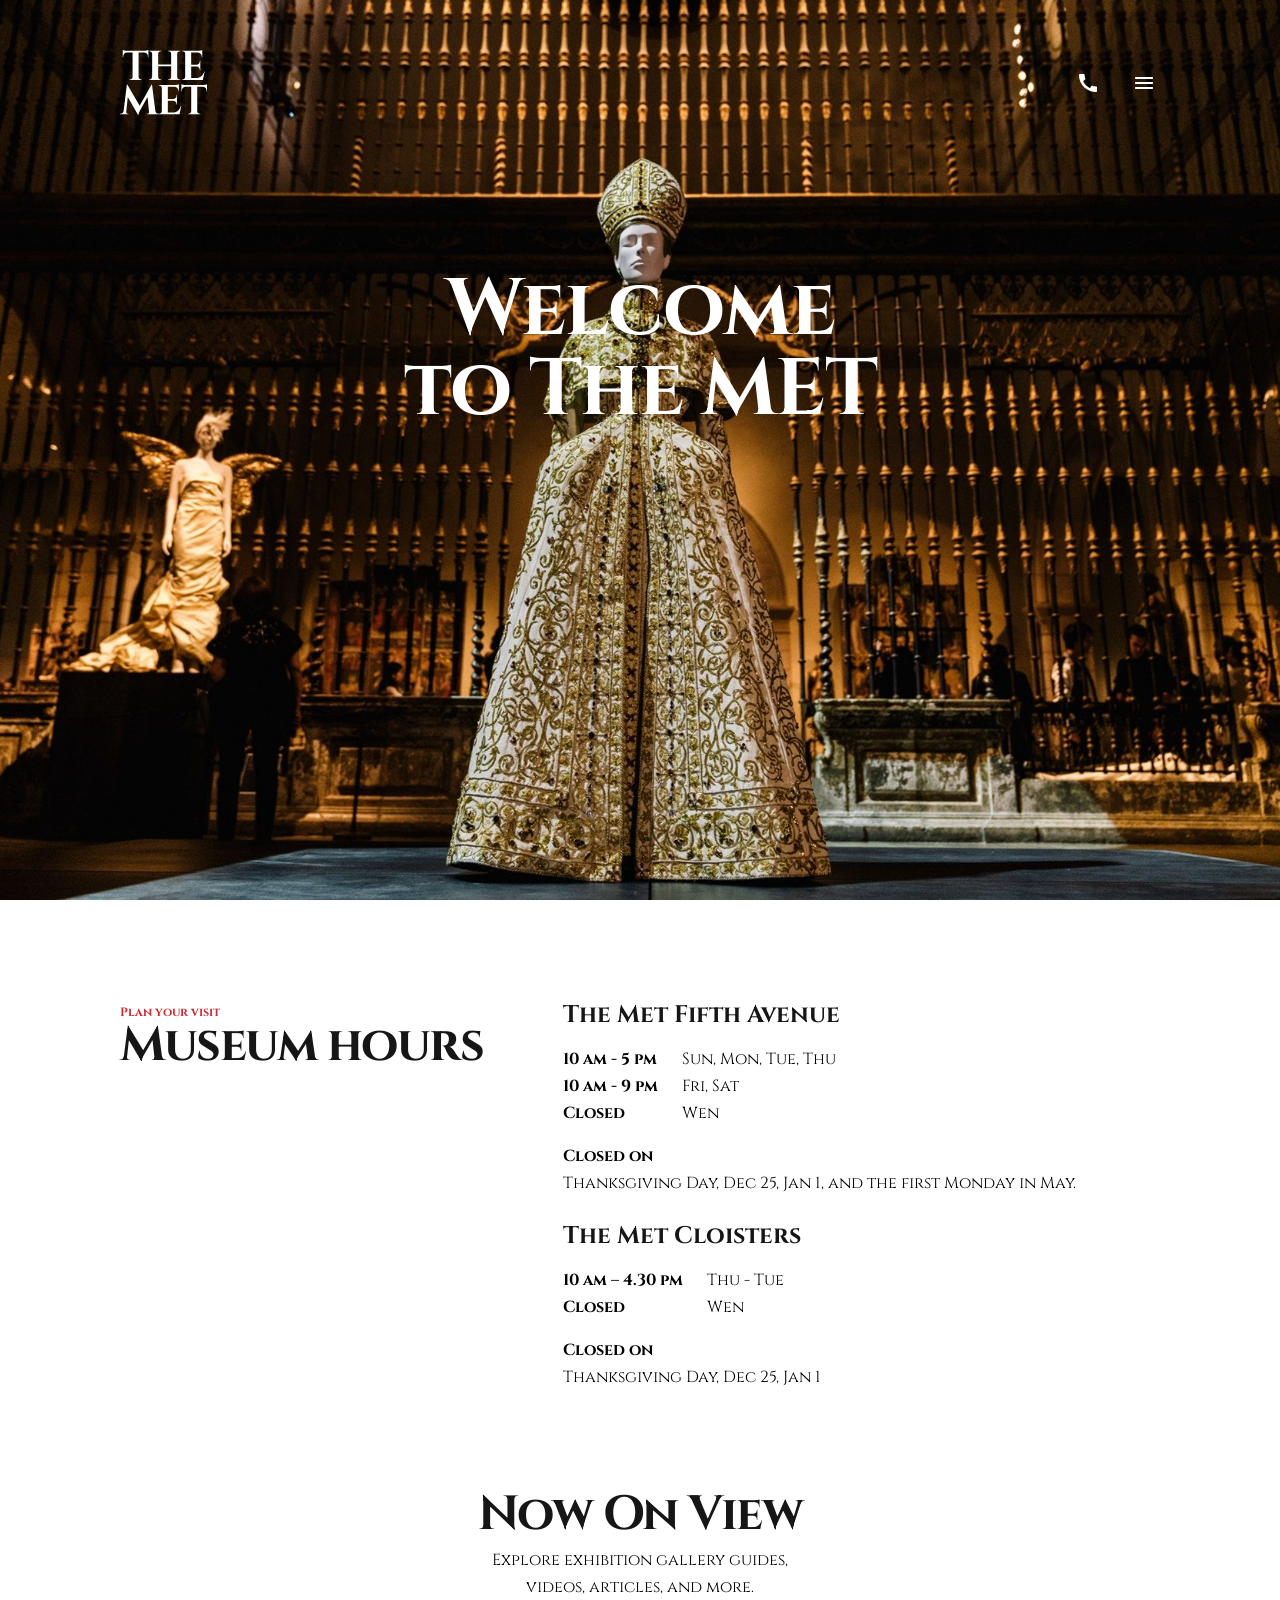
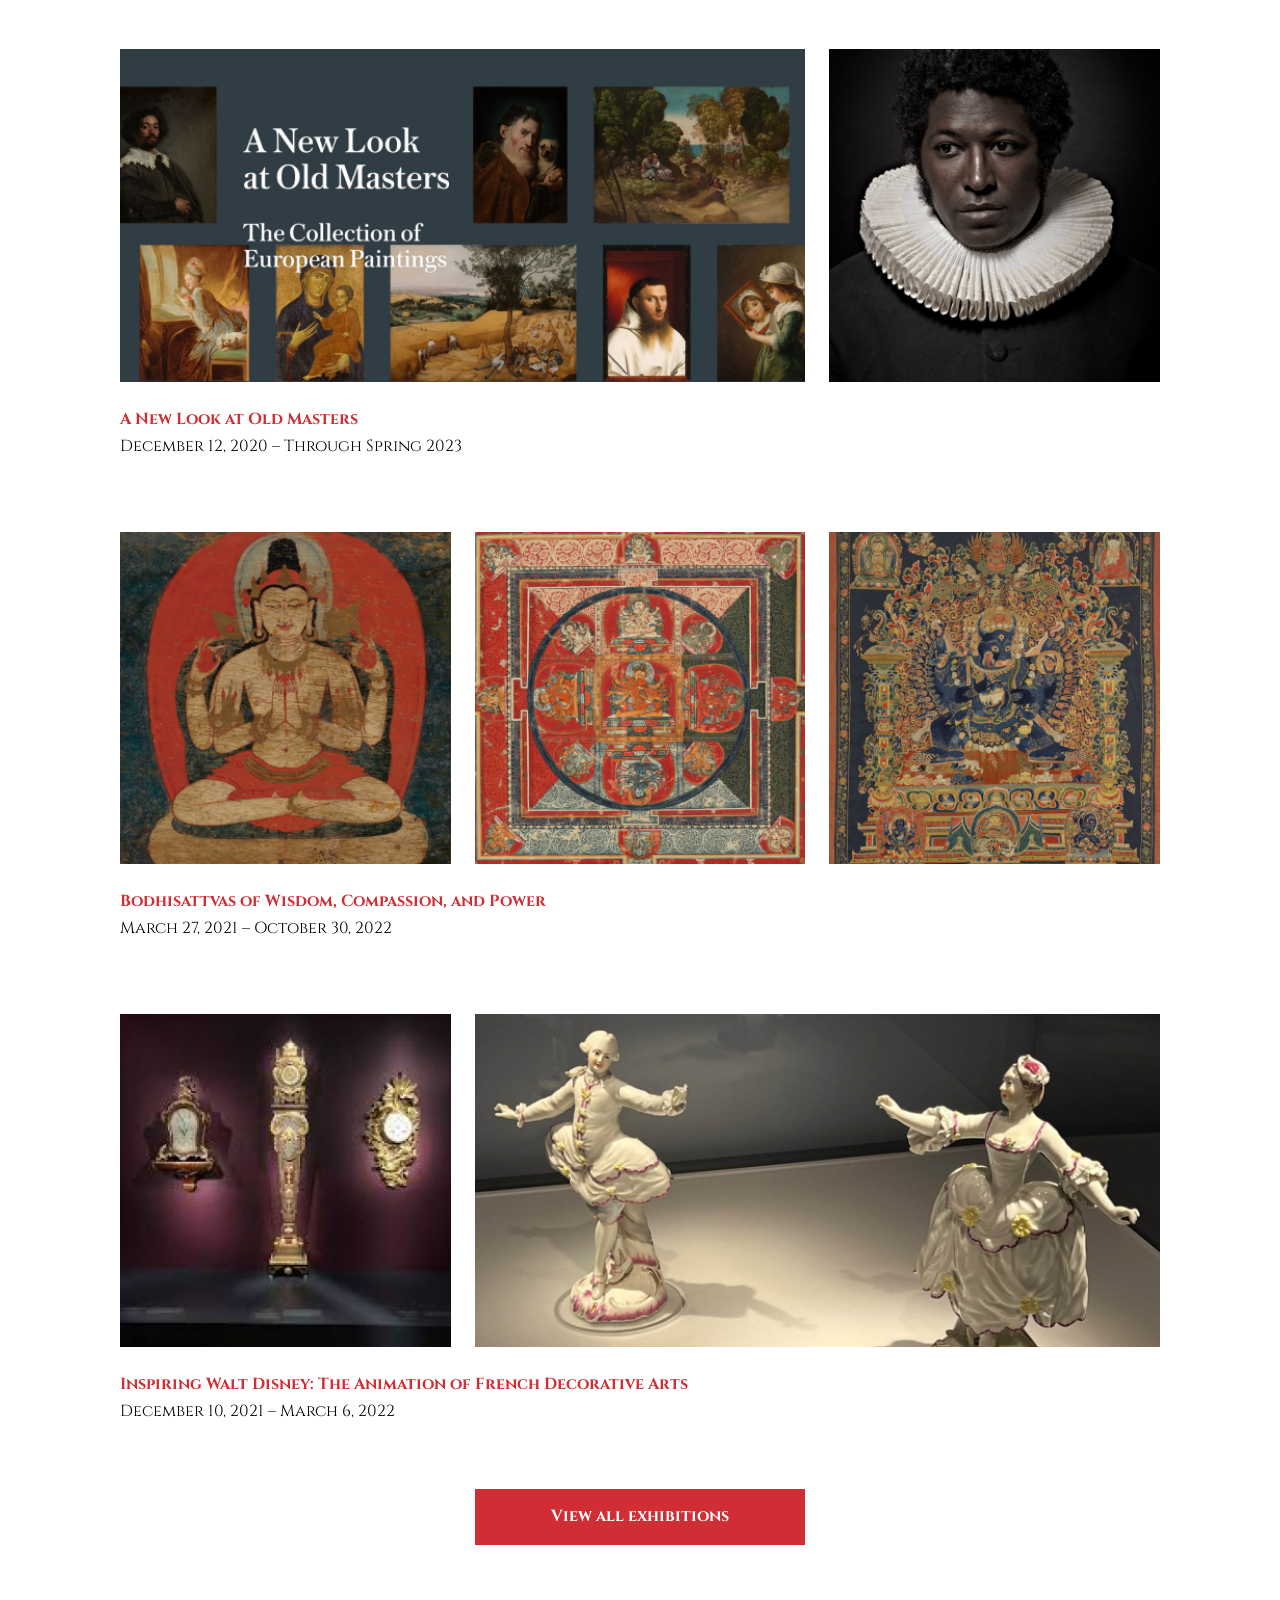
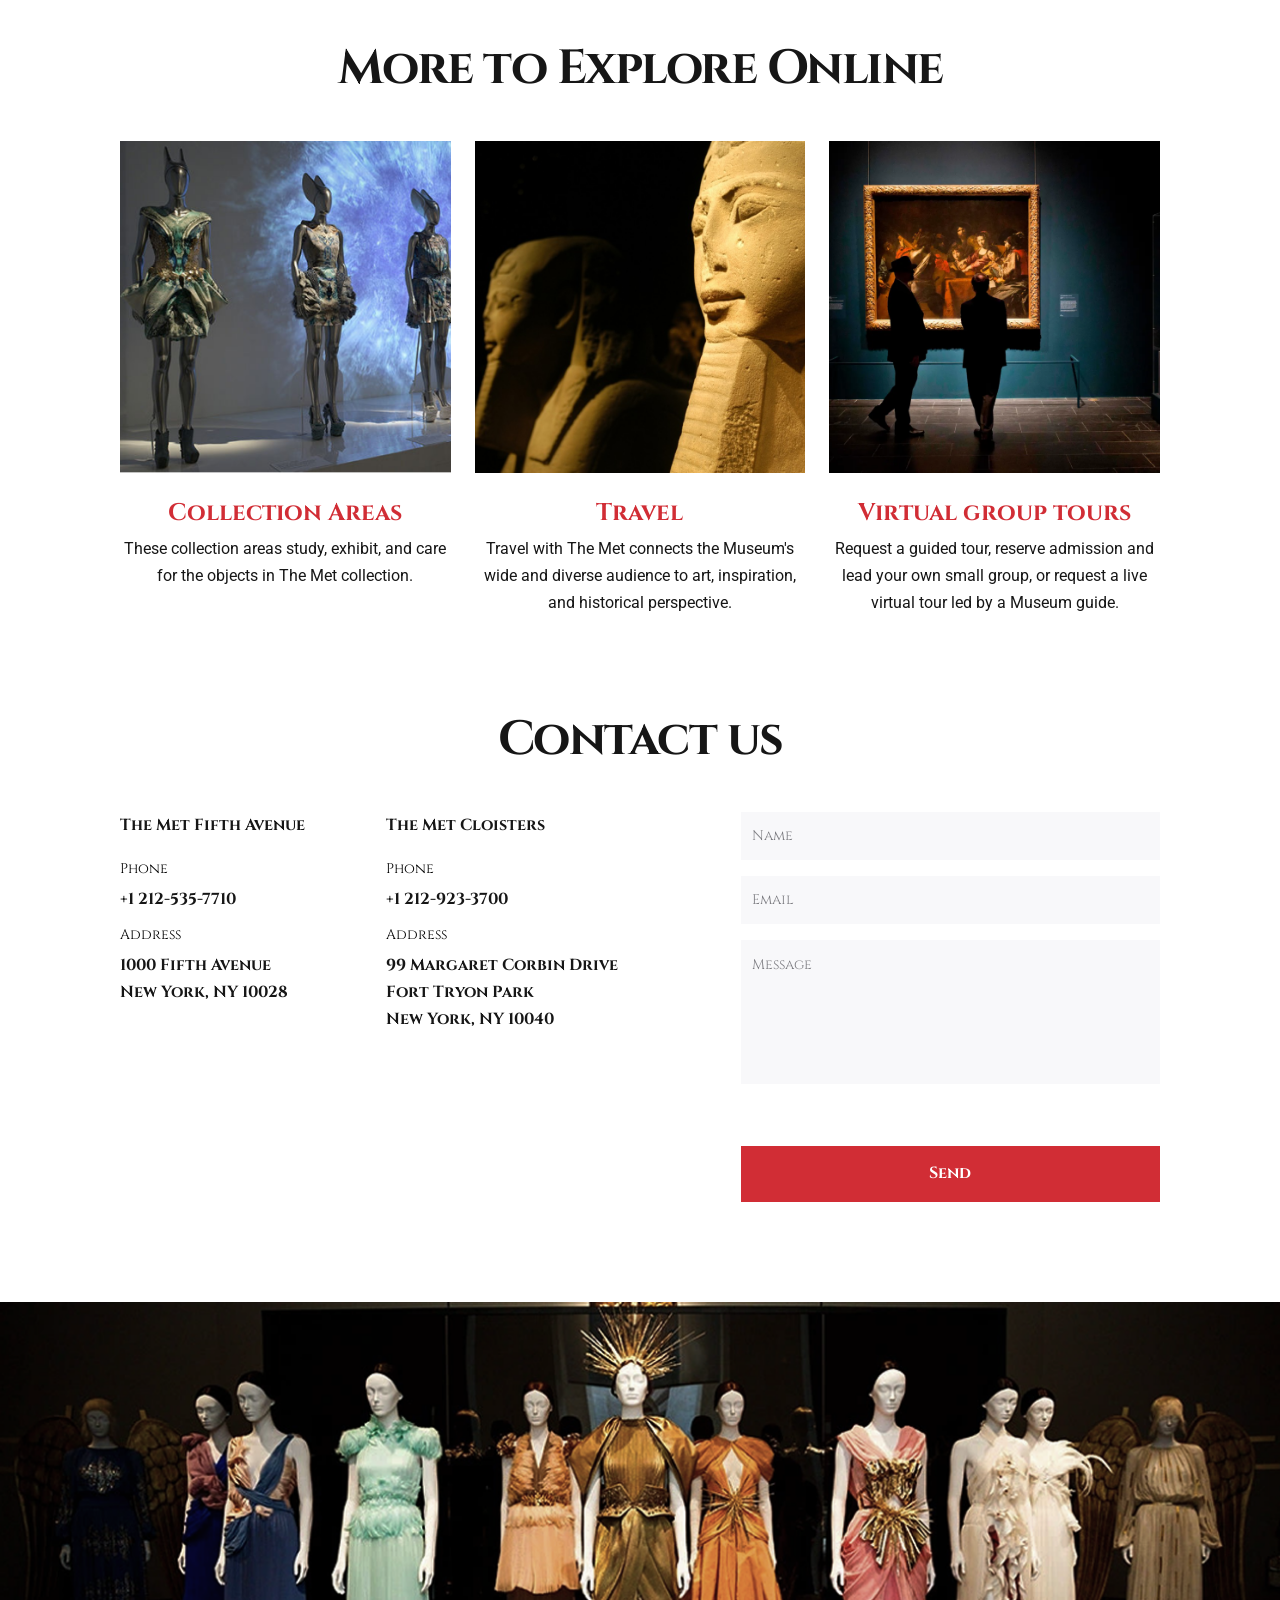
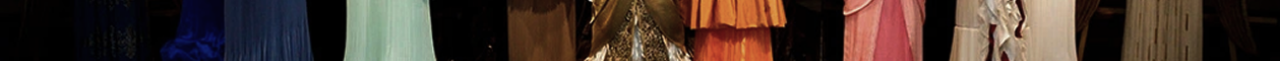
<file: index.html>
<!doctype html><html lang="en" class="page"><head><meta charset="utf-8"><meta name="viewport" content="width=device-width, initial-scale=1.0"><title>The Met</title><link rel="icon" type="image/svg" href="theMet___logo.5a4cd48a.svg"><link rel="stylesheet" href="index.ff05504a.css"><link rel="preconnect" href="https://fonts.googleapis.com"><link rel="preconnect" href="https://fonts.gstatic.com"><link href="https://fonts.googleapis.com/css2?family=Roboto:ital,wght@0,100..900;1,100..900&display=swap" rel="stylesheet"><script src="index.cabb280d.js" defer></script></head><link rel="preconnect" href="https://fonts.googleapis.com"><link rel="preconnect" href="https://fonts.gstatic.com"><link href="https://fonts.googleapis.com/css2?family=Cinzel:wght@400..900&display=swap" rel="stylesheet"><body class="page__body"> <header class="header"> <div class="header__top"> <a href="#" class="header__logo"> <img src="theMet___logo.5a4cd48a.svg" alt="The Met Logo" class="header__logo"> </a> <ul class="header__list"> <li class="header__list-item"> <div class="header__phone-wrapper"> <div class="header__phone-adress"> The Met Fifth Avenue </div> <a href="tel: +1 212-535-7710" class="header__phone-number"> +1 212-535-7710 </a> <div class="header__phone-adress"> The Met Cloisters </div> <a href="tel: +1 212-923-3700" class="header__phone-number"> +1 212-923-3700 </a> </div> <a href="tel: +1 212-535-7710" class="icon icon--phone"></a> </li> <li class="header__list-item"> <a href="#page__menu" class="icon icon--menu"></a> </li> </ul> </div> <div class="header__title">Welcome<br>to The MET</div> </header>   <aside class="is-menu menu page__menu" id="page__menu"> <div class="menu__top"> <a href="#" class="menu__logo"> <img src="theMet___logo.5a4cd48a.svg" alt="The Met Logo" class="menu__logo"> </a> <a href="#" class="icon icon--exit"></a> </div> <nav class="menu__nav"> <ul class="menu__list"> <li class="menu__list-item"> <a href="#" class="menu__list-link"> Home </a> </li> <li class="menu__list-item"> <a href="#about-us" class="menu__list-link"> About Us </a> </li> <li class="menu__list-item"> <a href="#now-on-view" class="menu__list-link"> Now on view </a> </li> <li class="menu__list-item"> <a href="#explore-online" class="menu__list-link"> Explore Online </a> </li> <li class="menu__list-item"> <a href="#contacts" class="menu__list-link"> Contacts </a> </li> <li class="menu__list-item"> <ul class="menu__phones"> <li class="menu__phones-item"> <a href="https://maps.app.goo.gl/XRgACcu5Ciwh5Np49" target="_blank">The Met Fifth Avenue</a> <br> <a href="tel:+1 212-535-7710" class="menu__phones-link"> +1 212-535-7710 </a> </li> <li class="menu__phones-item"> <a href="https://maps.app.goo.gl/UHKeAvTK96JKKaH16" target="_blank">The Met Cloisters</a> <br> <a href="tel:+1 212-923-3700" class="menu__phones-link"> +1 212-923-3700 </a> </li> </ul> </li> </ul> <a href="#" class="menu__order-button"> call to order </a> </nav> </aside>   <main class="page__main"> <section class="section" id="about-us"> <div class="section__about-us"> <div class="section__about-us-title"> <a href="#" class="section__title-red"> Plan your visit </a> <div class="section__title section__title--left">Museum hours</div> </div> <div class="section__about-us-wrapper"> <div class="section__subtitle"> The Met Fifth Avenue </div> <ul class="section__dates"> <li class="section__dates-bold"> 10 am - 5 pm<br>10 am - 9 pm<br>Closed </li> <li class="section__dates-normal"> Sun, Mon, Tue, Thu<br>Fri, Sat<br>Wen </li> </ul> <div class="section__closed"> <div class="section__closed-title"> Closed on </div> <div class="section__closed-text"> Thanksgiving Day, Dec 25, Jan 1, and the first Monday in May. </div> </div> <div class="section__subtitle"> The Met Cloisters </div> <ul class="section__dates"> <li class="section__dates-bold"> 10 am – 4.30 pm<br>Closed </li> <li class="section__dates-normal"> Thu - Tue<br>Wen </li> </ul> <div class="section__closed"> <div class="section__closed-title"> Closed on </div> <div class="section__closed-text"> Thanksgiving Day, Dec 25, Jan 1 </div> </div> </div> </div> </section>   <section class="section" id="now-on-view"> <div class="section__now-on-view"> <div class="section__title"> Now On View </div> <div class="section__subtext"> Explore exhibition gallery guides,<br>videos, articles, and more. </div> </div> <div class="now-on-view"> <ul class="now-on-view__list"> <li class="now-on-view__pictures-1"> <div class="now-on-view__big-img now-on-view__image-wrapper"> <img src="now-on-view-1.d11af47e.png" alt="now on view picture" class="now-on-view__img scaled-picture-1"> </div> <div class="now-on-view__image-wrapper now-on-view__small-img"> <img src="now-on-view-2.f102eb85.png" alt="now on view picture" class="now-on-view__img"> </div> </li> <li class="now-on-view__text"> <div class="now-on-view__title"> A New Look at Old Masters </div> <div class="now-on-view__subtitle"> December 12, 2020 – Through Spring 2023 </div> </li> </ul> <ul class="now-on-view__list"> <li class="now-on-view__pictures-2"> <div class="now-on-view__image-wrapper now-on-view__medium-img"> <img src="now-on-view-3.01ffa8d7.png" alt="now on view picture" class="now-on-view__img"> </div> <div class="now-on-view__image-wrapper now-on-view__medium-img"> <img src="now-on-view-4.e25aaf76.png" alt="now on view picture" class="now-on-view__img"> </div> <div class="now-on-view__image-wrapper now-on-view__medium-img"> <img src="now-on-view-5.d9112973.png" alt="now on view picture" class="now-on-view__img"> </div> </li> <li class="now-on-view__text"> <div class="now-on-view__title"> Bodhisattvas of Wisdom, Compassion, and Power </div> <div class="now-on-view__subtitle"> March 27, 2021 – October 30, 2022 </div> </li> </ul> <ul class="now-on-view__list"> <li class="now-on-view__pictures-3"> <div class="now-on-view__image-wrapper now-on-view__small-img"> <img src="now-on-view-6.219302a0.png" alt="now on view picture" class="now-on-view__img"> </div> <div class="now-on-view__big-img now-on-view__image-wrapper"> <img src="now-on-view-7.21a65bb8.png" alt="now on view picture" class="now-on-view__img scaled-picture-2"> </div> </li> <li class="now-on-view__text"> <div class="now-on-view__title"> Inspiring Walt Disney: The Animation of French Decorative Arts </div> <div class="now-on-view__subtitle"> December 10, 2021 – March 6, 2022 </div> </li> </ul> <a href="#" class="now-on-view__button"> View all exhibitions </a> </div> </section>   <section class="section" id="explore-online"> <div class="section__title">More to Explore Online</div> <div class="explore-online"> <div class="explore-online__card"> <div class="explore-online__img-wrapper"> <img src="explore-online__img-1.6c5aabea.png" alt="explore online picture" class="explore-online__img"> </div> <div class="explore-online__title"> Collection Areas </div> <div class="explore-online__text"> These collection areas study, exhibit, and care for the objects in The Met collection. </div> </div> <div class="explore-online__card"> <div class="explore-online__img-wrapper"> <img src="explore-online__img-2.dbded112.png" alt="explore online picture" class="explore-online__img"> </div> <div class="explore-online__title"> Travel </div> <div class="explore-online__text"> Travel with The Met connects the Museum's wide and diverse audience to art, inspiration, and historical perspective. </div> </div> <div class="explore-online__card"> <div class="explore-online__img-wrapper"> <img src="explore-online__img-3.c1300ca6.png" alt="explore online picture" class="explore-online__img"> </div> <div class="explore-online__title"> Virtual group tours </div> <div class="explore-online__text"> Request a guided tour, reserve admission and lead your own small group, or request a live virtual tour led by a Museum guide. </div> </div> </div> </section>   <section class="section" id="contacts"> <div class="section__title"> Contact us </div> <div class="contact-us"> <div class="contact-us__adresses-wrapper"> <div class="contact-us__adresses"> <div class="contact-us__title"> The Met Fifth Avenue </div> <div class="contact-us__text-normal"> Phone </div> <a href="tel:+1 212-535-7710" class="contact-us__text-bold"> +1 212-535-7710 </a> <div class="contact-us__text-normal"> Address </div> <div class="contact-us__text-bold"> <a href="https://maps.app.goo.gl/bxmDwnruvwxgaP8S6" target="_blank">1000 Fifth Avenue<br>New York, NY 10028</a> </div> </div> <div class="contact-us__adresses"> <div class="contact-us__title"> The Met Cloisters </div> <div class="contact-us__text-normal"> Phone </div> <a href="tel:+1 212-923-3700" class="contact-us__text-bold"> +1 212-923-3700 </a> <div class="contact-us__text-normal"> Address </div> <div class="contact-us__text-bold"> <a href="https://maps.app.goo.gl/jMmAeq8w5Ys9ho1F7" target="_blank">99 Margaret Corbin Drive<br>Fort Tryon Park<br>New York, NY 10040</a> </div> </div> </div> <form action="#" class="contact-us__form" onsubmit="this.reset(); return false;"> <input type="text" name="name" id="name" placeholder="Name" class="contact-us__input" required> <input type="email" name="email" id="email" placeholder="Email" class="contact-us__input" required> <textarea name="message" id="message" placeholder="Message" class="contact-us__textarea" required></textarea> <button type="submit" class="contact-us__button">Send</button> </form> </div> </section> </main>  <footer class="footer"> </footer> </body></html>
</file>
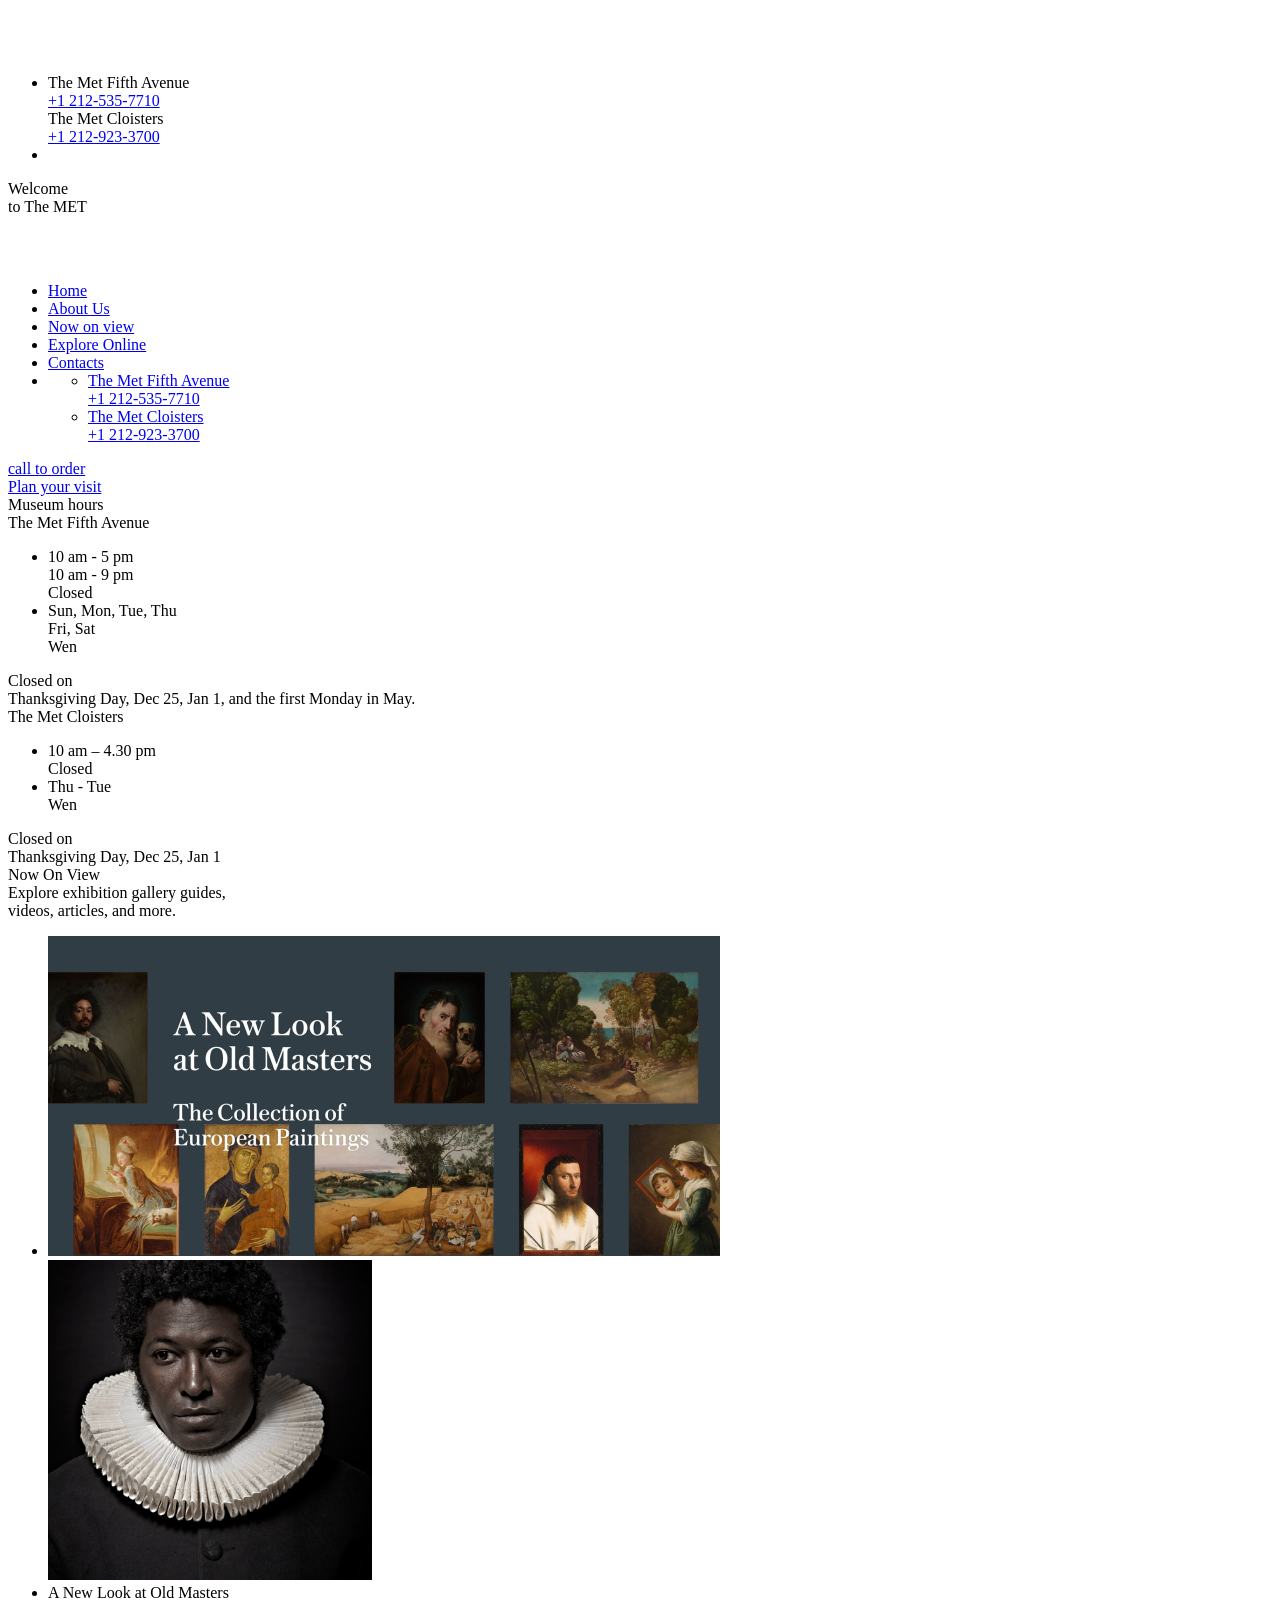
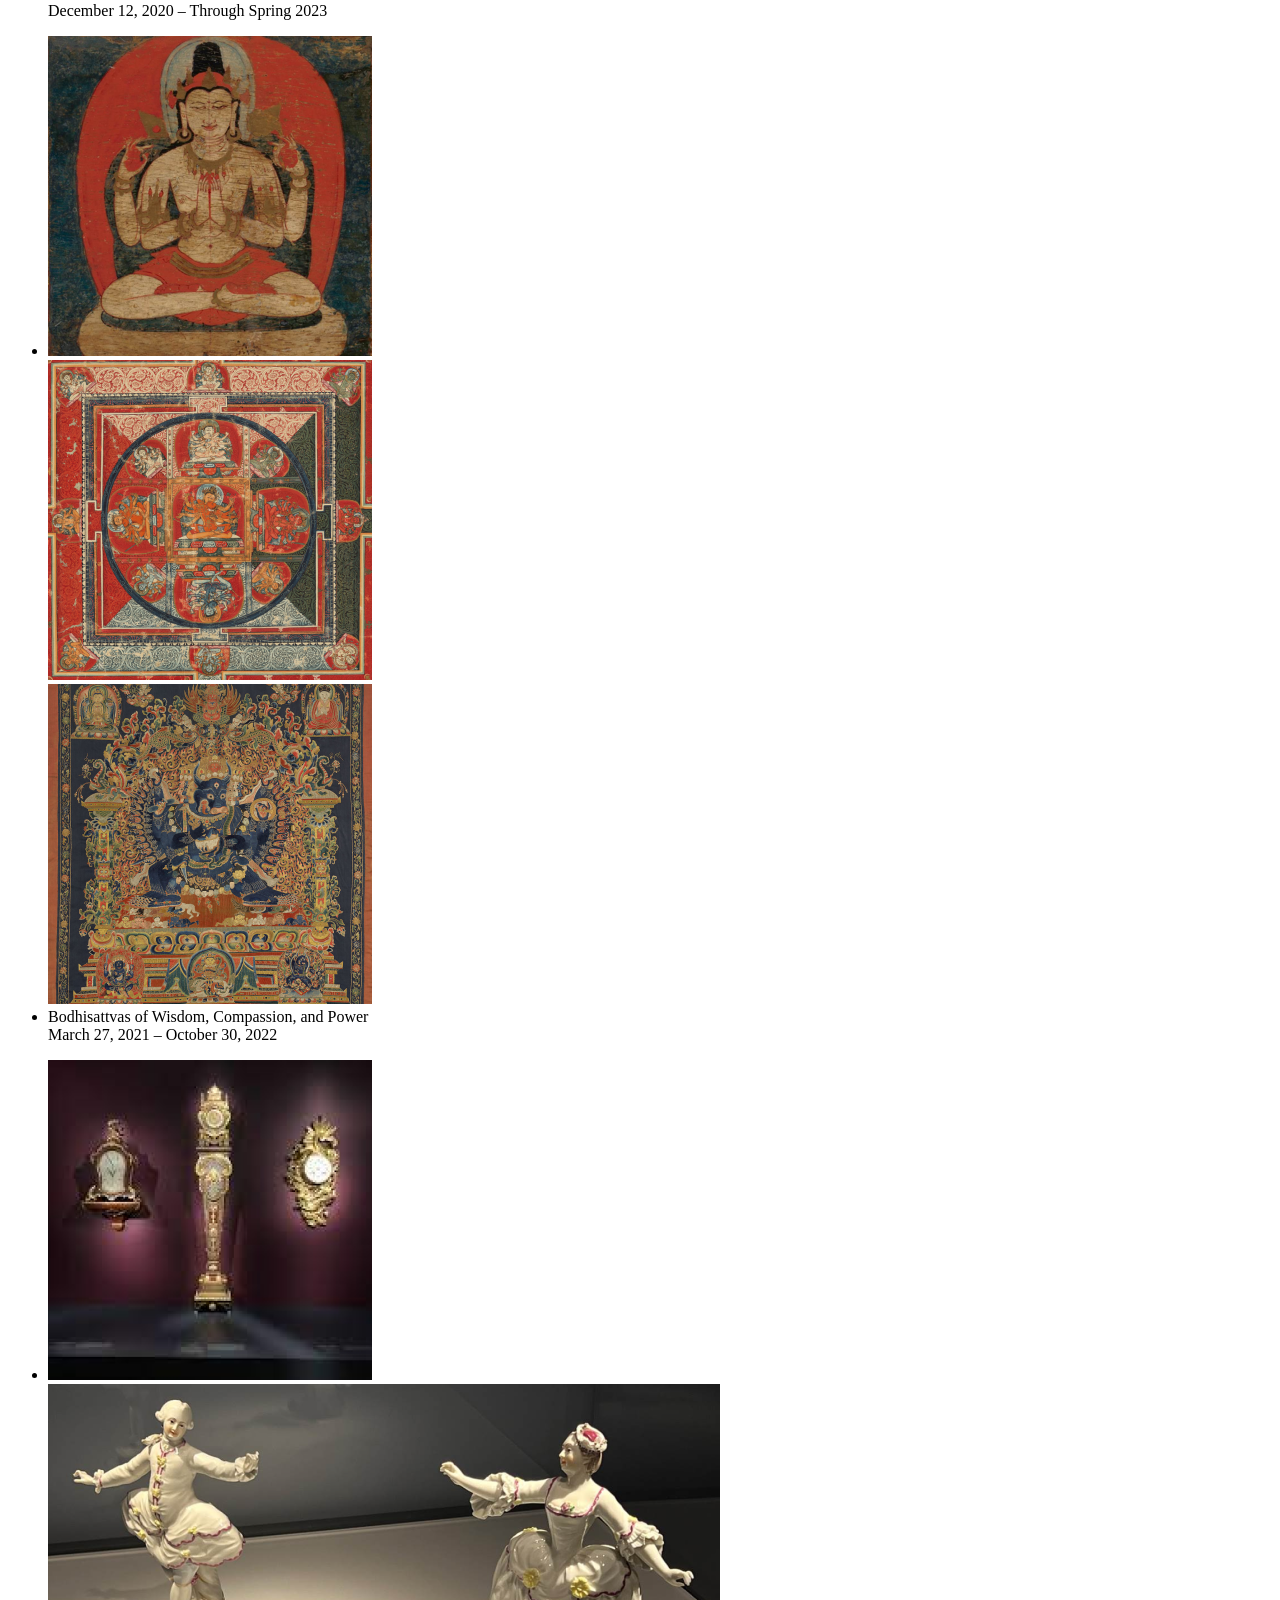
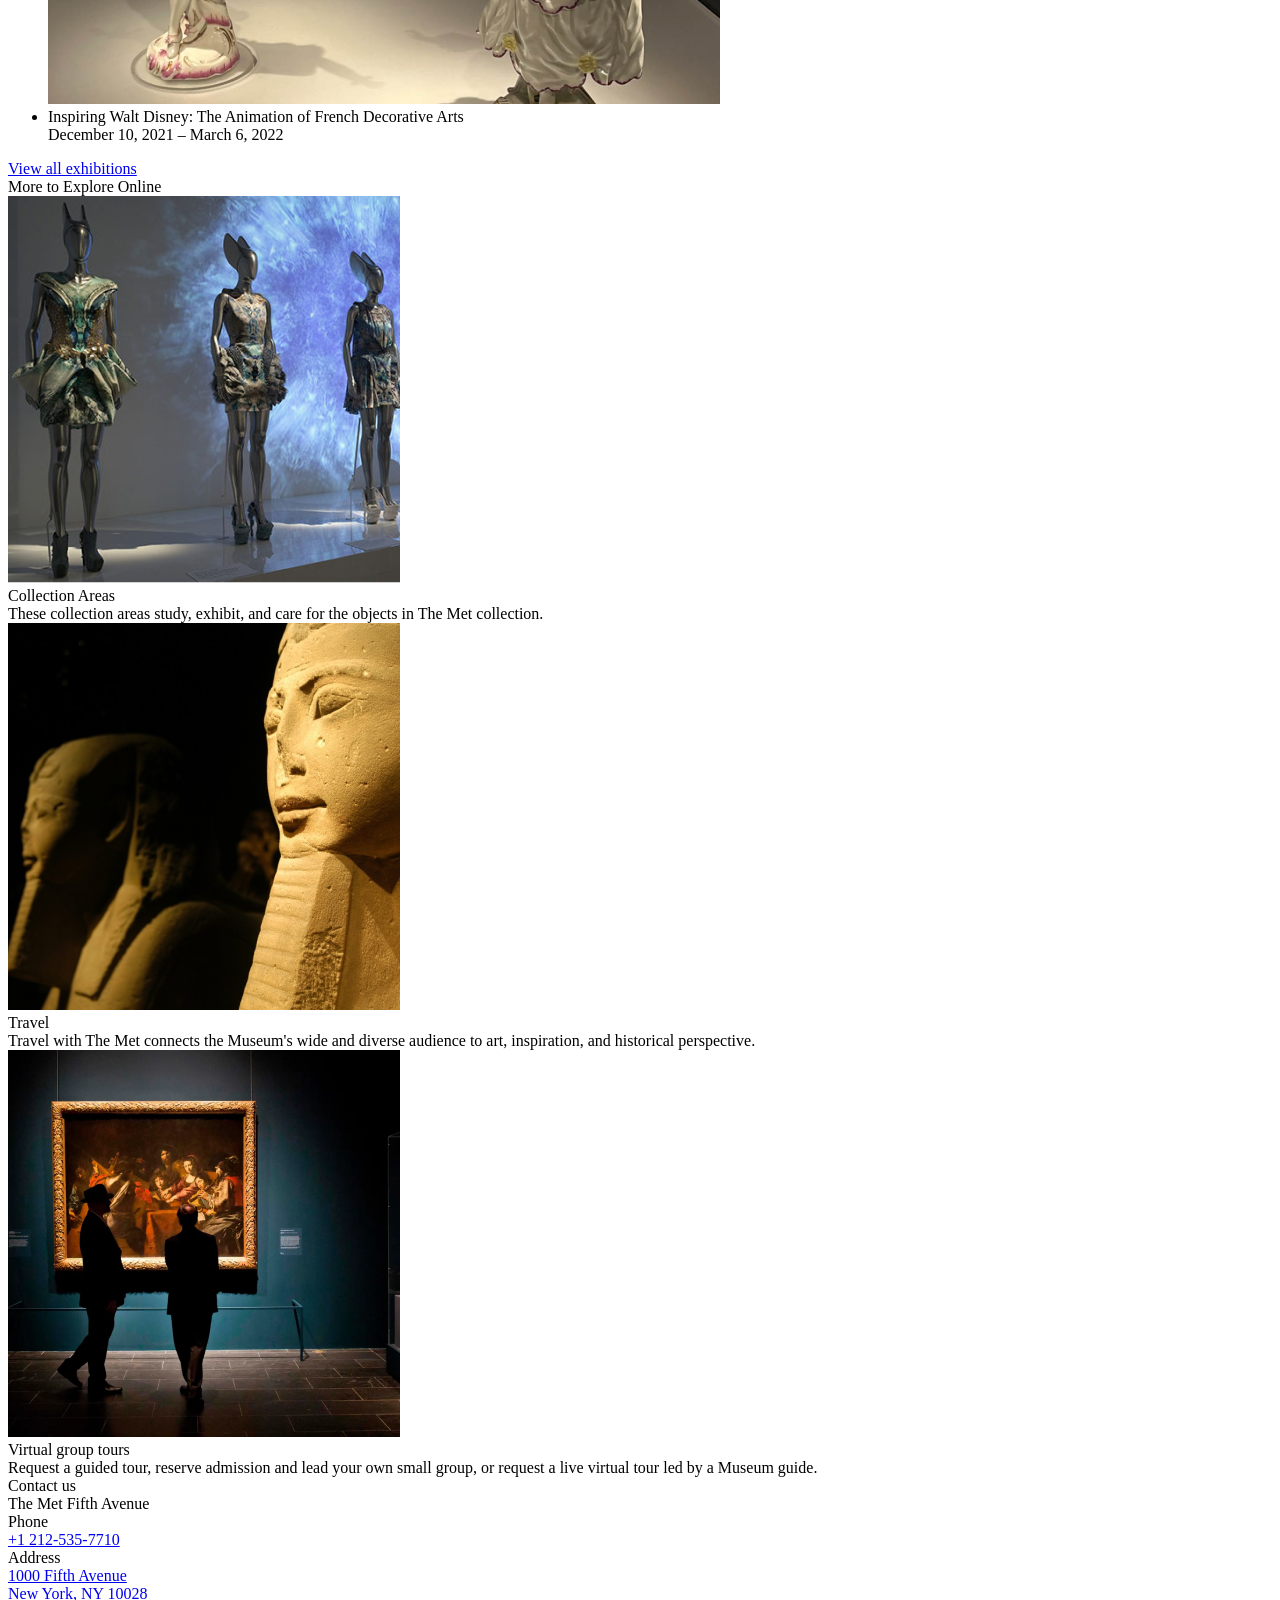
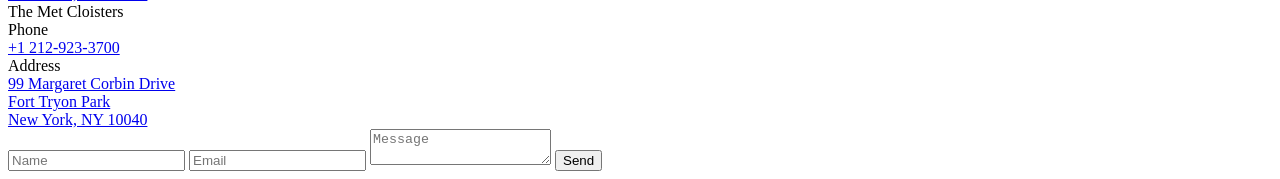
<file: src/index.html>
<!-- #region head -->
<!doctype html>
<html
  lang="en"
  class="page"
>
  <head>
    <meta charset="UTF-8" />
    <meta
      name="viewport"
      content="width=device-width, initial-scale=1.0"
    />
    <title>The Met</title>
    <link
      rel="icon"
      type="image/svg"
      href="./images/theMet___logo.svg"
    >
    <link
      rel="stylesheet"
      href="./styles/main.scss"
    />
    <link rel="preconnect" href="https://fonts.googleapis.com">
    <link rel="preconnect" href="https://fonts.gstatic.com">
    <link href="https://fonts.googleapis.com/css2?family=Roboto:ital,wght@0,100..900;1,100..900&display=swap" rel="stylesheet">
    <script
      src="./scripts/main.js"
      defer
    ></script>
  </head>
  <link
    rel="preconnect"
    href="https://fonts.googleapis.com"
  />
  <link
    rel="preconnect"
    href="https://fonts.gstatic.com"
  />
  <link
    href="https://fonts.googleapis.com/css2?family=Cinzel:wght@400..900&display=swap"
    rel="stylesheet"
  />


  <!-- #endregion -->

  <!-- #region header -->
  <body class="page__body">
    <header class="header">
      <div class="header__top">
        <a
          href="#"
          class="header__logo"
        >
          <img
            src="./images/theMet___logo.svg"
            alt="The Met Logo"
            class="header__logo"
          />
        </a>
        <ul class="header__list">
          <li class="header__list-item">
            <div class="header__phone-wrapper">
              <div class="header__phone-adress">
                The Met Fifth Avenue
              </div>
              <a href="tel: +1 212-535-7710" class="header__phone-number">
                +1 212-535-7710
              </a>
              <div class="header__phone-adress">
                The Met Cloisters
              </div>
              <a href="tel: +1 212-923-3700" class="header__phone-number">
                +1 212-923-3700
              </a>
            </div>

            <a
              href="tel: +1 212-535-7710"
              class="icon icon--phone"
            ></a>
          </li>
          <li class="header__list-item">
            <a
              href="#page__menu"
              class="icon icon--menu"
            ></a>
          </li>
        </ul>
      </div>

      <div class="header__title">Welcome<br>to The MET</div>
    </header>
    <!-- #endregion -->

    <!-- #region menu -->
    <aside
      class="menu page__menu is-menu"
      id="page__menu"
    >
      <div class="menu__top">
        <a
          href="#"
          class="menu__logo"
        >
          <img
            src="./images/theMet___logo.svg"
            alt="The Met Logo"
            class="menu__logo"
          />
        </a>
        <a
          href="#"
          class="icon icon--exit"
        ></a>
      </div>

      <nav class="menu__nav">
        <ul class="menu__list">
          <li class="menu__list-item">
            <a
              href="#"
              class="menu__list-link"
            >
              Home
            </a>
          </li>
          <li class="menu__list-item">
            <a
              href="#about-us"
              class="menu__list-link"
            >
              About Us
            </a>
          </li>
          <li class="menu__list-item">
            <a
              href="#now-on-view"
              class="menu__list-link"
            >
              Now on view
            </a>
          </li>
          <li class="menu__list-item">
            <a
              href="#explore-online"
              class="menu__list-link"
            >
              Explore Online
            </a>
          </li>
          <li class="menu__list-item">
            <a
              href="#contacts"
              class="menu__list-link"
            >
              Contacts
            </a>
          </li>
          <li class="menu__list-item">
            <ul class="menu__phones">
              <li class="menu__phones-item">
                <a href="https://maps.app.goo.gl/XRgACcu5Ciwh5Np49" target="_blank">The Met Fifth Avenue</a>
                <br />
                <a
                  href="tel:+1 212-535-7710"
                  class="menu__phones-link"
                >
                  +1 212-535-7710
                </a>
              </li>
              <li class="menu__phones-item">
                <a href="https://maps.app.goo.gl/UHKeAvTK96JKKaH16" target="_blank">The Met Cloisters</a>
                <br />
                <a
                  href="tel:+1 212-923-3700"
                  class="menu__phones-link"
                >
                  +1 212-923-3700
                </a>
              </li>
            </ul>
          </li>
        </ul>
        <a
          href="#"
          class="menu__order-button"
        >
          call to order
        </a>
      </nav>
    </aside>

    <!-- #endregion -->

    <!-- #region about us -->
    <main class="page__main">
      <section class="section" id="about-us">
        <div class="section__about-us">
          <div class="section__about-us-title">
            <a
              href="#"
              class="section__title-red"
            >
              Plan your visit
            </a>
            <div class="section__title section__title--left">Museum hours</div>
          </div>
          <div class="section__about-us-wrapper">
            <div class="section__subtitle">
              The Met Fifth Avenue
            </div>
            <ul class="section__dates">
              <li class="section__dates-bold">
                10 am - 5 pm<br>10 am - 9 pm<br>Closed
              </li>
              <li class="section__dates-normal">
                Sun, Mon, Tue, Thu<br>Fri, Sat<br>Wen
              </li>
            </ul>
            <div class="section__closed">
              <div class="section__closed-title">
                Closed on
              </div>
              <div class="section__closed-text">
                Thanksgiving Day, Dec 25, Jan 1, and the first Monday in May.
              </div>
            </div>
            <div class="section__subtitle">
              The Met Cloisters
            </div>
            <ul class="section__dates">
              <li class="section__dates-bold">
                10 am – 4.30 pm<br>Closed
              </li>
              <li class="section__dates-normal">
                Thu - Tue<br>Wen
              </li>
            </ul>
            <div class="section__closed">
              <div class="section__closed-title">
                Closed on
              </div>
              <div class="section__closed-text">
                Thanksgiving Day, Dec 25, Jan 1
              </div>
            </div>
          </div>
        </div>
      </section>

      <!-- #endregion -->

      <!-- #region now on view -->
      <section class="section" id="now-on-view">
        <div class="section__now-on-view">
          <div class="section__title">
            Now On View
          </div>
          <div class="section__subtext">
            Explore exhibition gallery guides,<br>videos, articles, and more.
          </div>
        </div>

        <div class="now-on-view">
          <ul class="now-on-view__list">
            <li class="now-on-view__pictures-1">
              <div class="now-on-view__image-wrapper now-on-view__big-img">
                <img
                  src="./images/now-on-view-1.png"
                  alt="now on view picture"
                  class="now-on-view__img scaled-picture-1"
                >
              </div>
              <div class="now-on-view__image-wrapper now-on-view__small-img">
                <img
                  src="./images/now-on-view-2.png"
                  alt="now on view picture"
                  class="now-on-view__img"
                >
              </div>
            </li>
            <li class="now-on-view__text">
              <div class="now-on-view__title">
                A New Look at Old Masters
              </div>
              <div class="now-on-view__subtitle">
                December 12, 2020 – Through Spring 2023
              </div>
            </li>
          </ul>

          <ul class="now-on-view__list">
            <li class="now-on-view__pictures-2">
              <div class="now-on-view__image-wrapper now-on-view__medium-img">
                <img
                  src="./images/now-on-view-3.png"
                  alt="now on view picture"
                  class="now-on-view__img"
                >
              </div>
              <div class="now-on-view__image-wrapper now-on-view__medium-img">
                <img
                  src="./images/now-on-view-4.png"
                  alt="now on view picture"
                  class="now-on-view__img"
                >
              </div>
              <div class="now-on-view__image-wrapper now-on-view__medium-img">
                <img
                  src="./images/now-on-view-5.png"
                  alt="now on view picture"
                  class="now-on-view__img"
                >
              </div>
            </li>
            <li class="now-on-view__text">
              <div class="now-on-view__title">
                Bodhisattvas of Wisdom, Compassion, and Power
              </div>
              <div class="now-on-view__subtitle">
                March 27, 2021 – October 30, 2022
              </div>
            </li>
          </ul>

          <ul class="now-on-view__list">
            <li class="now-on-view__pictures-3">
              <div class="now-on-view__image-wrapper now-on-view__small-img">
                <img
                  src="./images/now-on-view-6.png"
                  alt="now on view picture"
                  class="now-on-view__img"
                >
              </div>
              <div class="now-on-view__image-wrapper now-on-view__big-img">
                <img
                  src="./images/now-on-view-7.png"
                  alt="now on view picture"
                  class="now-on-view__img scaled-picture-2"
                >
              </div>
            </li>
            <li class="now-on-view__text">
              <div class="now-on-view__title">
                Inspiring Walt Disney:
The Animation of French Decorative Arts
              </div>
              <div class="now-on-view__subtitle">
                December 10, 2021 – March 6, 2022
              </div>
            </li>
          </ul>

          <a href="#" class="now-on-view__button">
            View all exhibitions
          </a>
        </div>
      </section>

      <!-- #endregion -->

      <!-- #region explore online -->
      <section class="section" id="explore-online">
        <div class="section__title">More to Explore Online</div>
        <div class="explore-online">
          <div class="explore-online__card">
            <div class="explore-online__img-wrapper">
              <img
                src="./images/explore-online__img-1.png"
                alt="explore online picture"
                class="explore-online__img"
              >
            </div>

            <div class="explore-online__title">
              Collection Areas
            </div>

            <div class="explore-online__text">
              These collection areas study, exhibit, and care for the objects in The Met collection.
            </div>
          </div>

          <div class="explore-online__card">
            <div class="explore-online__img-wrapper">
              <img
                src="./images/explore-online__img-2.png"
                alt="explore online picture"
                class="explore-online__img"
              >
            </div>

            <div class="explore-online__title">
              Travel
            </div>

            <div class="explore-online__text">
              Travel with The Met connects the Museum's wide and diverse audience to art, inspiration, and historical perspective.
            </div>
          </div>

          <div class="explore-online__card">
            <div class="explore-online__img-wrapper">
              <img
                src="./images/explore-online__img-3.png"
                alt="explore online picture"
                class="explore-online__img"
              >
            </div>

            <div class="explore-online__title">
              Virtual group tours
            </div>

            <div class="explore-online__text">
               Request a guided tour, reserve admission and lead your own small group, or request a live virtual tour led by a Museum guide.
            </div>
          </div>
        </div>
      </section>

      <!-- #endregion -->

      <!-- #region contact us -->
      <section class="section" id="contacts">
        <div class="section__title">
          Contact us
        </div>

        <div class="contact-us">
          <div class="contact-us__adresses-wrapper">
            <div class="contact-us__adresses">
              <div class="contact-us__title">
                The Met Fifth Avenue
              </div>
              <div class="contact-us__text-normal">
                Phone
              </div>
              <a href="tel:+1 212-535-7710" class="contact-us__text-bold">
                +1 212-535-7710
              </a>
              <div class="contact-us__text-normal">
                Address
              </div>
              <div class="contact-us__text-bold">
                <a href="https://maps.app.goo.gl/bxmDwnruvwxgaP8S6" target="_blank">1000 Fifth Avenue<br>New York, NY 10028</a>
              </div>
            </div>
            <div class="contact-us__adresses">
              <div class="contact-us__title">
                The Met Cloisters
              </div>
              <div class="contact-us__text-normal">
                Phone
              </div>
              <a href="tel:+1 212-923-3700" class="contact-us__text-bold">
                +1 212-923-3700
              </a>
              <div class="contact-us__text-normal">
                Address
              </div>
              <div class="contact-us__text-bold">
                <a href="https://maps.app.goo.gl/jMmAeq8w5Ys9ho1F7" target="_blank">99 Margaret Corbin Drive<br>Fort Tryon Park<br>New York, NY 10040</a>
              </div>
            </div>
          </div>

          <form
            action="#"
            class="contact-us__form"
            onsubmit="this.reset(); return false;"
          >
            <input
              type="text"
              name="name"
              id="name"
              placeholder="Name"
              class="contact-us__input"
              required
            >

            <input
              type="email"
              name="email"
              id="email"
              placeholder="Email"
              class="contact-us__input"
              required
            >

            <textarea
              name="message"
              id="message"
              placeholder="Message"
              class="contact-us__textarea"
              required
            ></textarea>

            <button type="submit" class="contact-us__button">Send</button>
          </form>
        </div>
      </section>
    </main>

    <!-- #endregion -->

    <footer class="footer">

    </footer>
  </body>
</html>
</file>
<file: index.ff05504a.css>
.icon{width:24px;height:24px;display:-ms-flexbox;display:flex;position:relative}@media (min-width:576px){.icon{width:32px;height:32px}}@media (min-width:1024px){.icon{width:32px;height:32px}}.icon--phone{background-image:url(icon__phone.fe855dcc.png);background-position:50%;background-repeat:no-repeat}.icon--menu{background-image:url(icon__menu.36e60f23.png);background-position:50%;background-repeat:no-repeat}.icon--menu:hover{background-image:url(icon__menu-pressed.829a97fb.png)}.icon--exit{background-image:url(icon__exit.67e73ad5.png);background-position:50%;background-repeat:no-repeat}.header{box-sizing:border-box;background-image:url(header__bg.a74fc6a9.png);background-position:top;background-repeat:no-repeat;background-size:cover;-ms-flex-direction:column;flex-direction:column;-ms-flex-align:center;align-items:center;height:100vh;padding:0 20px;display:-ms-flexbox;display:flex}@media (min-width:576px){.header{padding:0 72px}}@media (min-width:1024px){.header{padding:0 120px}}.header__logo{display:-ms-flexbox;display:flex}@media (min-width:576px){.header__logo{width:87px;height:65px}}@media (min-width:1024px){.header__logo{width:87px;height:65px}}.header__top{box-sizing:border-box;-ms-flex-direction:row;flex-direction:row;-ms-flex-pack:justify;justify-content:space-between;-ms-flex-align:center;align-items:center;width:100%;height:min-content;margin-top:25px;display:-ms-flexbox;display:flex}@media (min-width:576px){.header__top{margin-top:50px}}@media (min-width:1024px){.header__top{margin-top:50px}}.header__phone-wrapper{text-align:right;opacity:0;pointer-events:none;width:300px;transition-duration:.3s;position:absolute;top:-100%;right:100%}.header__phone-adress{font-weight:700;font-style:Bold;vertical-align:middle;text-transform:uppercase;color:#fff;font-size:16px;line-height:27px}.header__phone-number{font-weight:700;font-style:Bold;vertical-align:middle;text-transform:uppercase;color:#fff;margin-bottom:8px;font-size:16px;line-height:27px;text-decoration:none}.header__list{-ms-flex-direction:row;flex-direction:row;gap:24px;margin:0;padding:0;list-style:none;display:-ms-flexbox;display:flex}.header__list-item{position:relative}@media (min-width:1024px){.header__list-item:hover .header__phone-wrapper{opacity:1;pointer-events:all}}.header__title{font-family:Cinzel,serif;font-weight:700;font-style:Bold;letter-spacing:-1.5px;text-align:center;vertical-align:middle;color:#fff;font-size:40px;line-height:100%;position:absolute;top:35%}@media (min-width:576px){.header__title{font-size:64px;line-height:64px;top:30%}}@media (min-width:1024px){.header__title{-ms-flex-item-align:center;align-self:center;font-size:80px;line-height:80px}}.menu{background-color:#d12d35;height:100vh;padding:0 20px}.menu a{color:#fff;text-decoration:none}@media (min-width:576px){.menu{padding:0 72px}}@media (min-width:1024px){.menu{padding:0 120px}}.menu__top{box-sizing:border-box;-ms-flex-direction:row;flex-direction:row;-ms-flex-pack:justify;justify-content:space-between;-ms-flex-align:center;align-items:center;width:100%;height:min-content;margin-top:25px;display:-ms-flexbox;display:flex}@media (min-width:576px){.menu__top{margin-top:50px}}@media (min-width:1024px){.menu__top{margin-top:50px}}.menu__logo{display:-ms-flexbox;display:flex}@media (min-width:576px){.menu__logo{width:87px;height:65px}}@media (min-width:1024px){.menu__logo{width:87px;height:65px}}.menu__nav{margin-top:40px}.menu__list{margin:0;padding:0;list-style:none}.menu__list-item{margin-bottom:32px}.menu__list-item:last-child{margin-bottom:0}.menu__list-link{color:#fff;font-weight:700;font-style:Bold;letter-spacing:2px;text-transform:uppercase;font-size:22px;line-height:22px;text-decoration:none;position:relative}.menu__list-link:before{content:"";background-color:#fff;border-radius:16px;height:1px;transition-duration:.5s;position:absolute;bottom:-8px;left:0;right:100%}.menu__list-link:hover:before{right:0}.menu__phones{margin:0;padding:0;list-style:none}.menu__phones-item{font-weight:700;font-style:Bold;text-transform:uppercase;color:#fff;margin-bottom:8px;font-size:16px;line-height:27px}.menu__phones-item:last-child{margin-bottom:16px}.menu__phones-link{color:#fff;text-decoration:none;position:relative}.menu__phones-link:before{content:"";background-color:#fff;border-radius:16px;height:1px;transition-duration:.5s;position:absolute;bottom:-8px;left:0;right:100%}.menu__phones-link:hover:before{right:0}.menu__order-button{font-weight:700;font-style:Bold;letter-spacing:2px;text-transform:uppercase;color:#fff;font-size:12px;line-height:16px;text-decoration:none;position:relative}.menu__order-button:before{content:"";background-color:#fff;border-radius:16px;height:1px;transition-duration:.5s;position:absolute;bottom:-8px;left:0;right:100%}.menu__order-button:hover:before{right:0}.section{margin-top:100px}.section__title{font-weight:700;font-style:Bold;letter-spacing:-1.5px;color:#161616;text-align:center;font-size:32px;line-height:32px}@media (min-width:576px){.section__title{font-size:48px;line-height:48px}}@media (min-width:1024px){.section__title{font-size:48px;line-height:48px}}.section__title--left{text-align:left}.section__title-red{font-weight:700;font-style:Bold;color:#d12d35;margin-bottom:2px;font-size:12px;line-height:140%;text-decoration:none}.section__subtitle{font-weight:700;font-style:Bold;color:#161616;font-size:24px;line-height:30px}.section__about-us{display:grid}@media (min-width:576px){.section__about-us{grid-template-columns:repeat(6,1fr);gap:24px}}@media (min-width:1024px){.section__about-us{grid-template-columns:repeat(12,1fr);gap:24px}}.section__about-us-title{margin-bottom:32px}@media (min-width:576px){.section__about-us-title{grid-column:1/4}}@media (min-width:1024px){.section__about-us-title{grid-column:1/6}}@media (min-width:576px){.section__about-us-wrapper{grid-column:4/-1}}@media (min-width:1024px){.section__about-us-wrapper{grid-column:6/-1}}.section__dates{-ms-flex-direction:row;flex-direction:row;gap:24px;margin:16px 0 0;padding:0;list-style:none;display:-ms-flexbox;display:flex}.section__dates-bold{font-weight:700;font-style:Bold;font-size:16px;line-height:27px}.section__dates-bold *{margin-bottom:8px}.section__dates-normal{font-weight:400;font-style:Regular;font-size:16px;line-height:27px}.section__dates-normal *{margin-bottom:8px}.section__closed{margin-top:16px;margin-bottom:24px}.section__closed:last-child{margin-bottom:0}.section__closed-title{font-weight:700;font-style:Bold;font-size:16px;line-height:27px}.section__closed-text{font-weight:400;font-style:Regular;font-size:16px;line-height:27px}.section__now-on-view{text-align:center}.section__subtext{font-weight:400;font-style:Regular;text-align:center;margin-top:8px;font-size:16px;line-height:27px}.now-on-view{display:grid}@media (min-width:576px){.now-on-view{grid-template-columns:repeat(6,1fr);gap:24px}}@media (min-width:1024px){.now-on-view{grid-template-columns:repeat(12,1fr);gap:24px}}.now-on-view__list{grid-column:1/-1;margin:48px 0 0;padding:0;list-style:none}.now-on-view__text{padding-top:24px}.now-on-view__title{font-weight:700;font-style:Bold;color:#d12d35;font-size:16px;line-height:27px}.now-on-view__subtitle{font-weight:400;font-style:Regular;font-size:16px;line-height:27px}.now-on-view__pictures-1{grid-template-columns:repeat(2,1fr);column-gap:20px;display:grid}@media (min-width:576px){.now-on-view__pictures-1{grid-template-columns:repeat(6,1fr);gap:24px}}@media (min-width:1024px){.now-on-view__pictures-1{grid-template-columns:repeat(12,1fr);gap:24px}}.now-on-view__pictures-2{grid-template-columns:repeat(3,1fr);column-gap:8px;display:grid}@media (min-width:576px){.now-on-view__pictures-2{grid-template-columns:repeat(6,1fr);gap:24px}}@media (min-width:1024px){.now-on-view__pictures-2{grid-template-columns:repeat(12,1fr);gap:24px}}.now-on-view__pictures-3{grid-template-columns:repeat(2,1fr);column-gap:20px;display:grid}@media (min-width:576px){.now-on-view__pictures-3{grid-template-columns:repeat(6,1fr);gap:24px}}@media (min-width:1024px){.now-on-view__pictures-3{grid-template-columns:repeat(12,1fr);gap:24px}}.now-on-view__img{object-fit:cover;width:100%;height:100%;transition-duration:.3s}.now-on-view__img:hover{scale:1.1}.now-on-view__image-wrapper{overflow:hidden}.now-on-view__button{font-weight:700;font-style:Bold;color:#fff;background-color:#d12d35;grid-column:1/-1;-ms-flex-pack:center;justify-content:center;-ms-flex-align:center;align-items:center;width:100%;height:56px;margin:40px 0 0;padding:0;font-size:16px;line-height:27px;text-decoration:none;transition-duration:.3s;display:-ms-flexbox;display:flex}.now-on-view__button:hover{cursor:pointer;background-color:#ae1c23}.now-on-view__button:active{background-color:#eb343d}@media (min-width:576px){.now-on-view__button{grid-column:2/-2}}@media (min-width:1024px){.now-on-view__button{grid-column:5/-5}}@media (min-width:576px){.now-on-view__big-img{grid-column:span 4}}@media (min-width:1024px){.now-on-view__big-img{grid-column:span 8}}@media (min-width:576px){.now-on-view__small-img{grid-column:span 2}}@media (min-width:1024px){.now-on-view__small-img{grid-column:span 4}}@media (min-width:576px){.now-on-view__medium-img{grid-template-columns:repeat 1;grid-column:span 2}}@media (min-width:1024px){.now-on-view__medium-img{grid-column:span 4}}.scaled-picture-1{object-position:20% top;scale:1.5}@media (min-width:576px){.scaled-picture-1{object-position:center top;scale:1}}.scaled-picture-2{object-position:right top}@media (min-width:576px){.scaled-picture-2{object-position:center top}}.explore-online{max-width:auto;grid-template-columns:repeat(2,1fr);gap:20px;margin-top:40px;display:grid}@media (min-width:576px){.explore-online{grid-template-columns:repeat(6,1fr);gap:24px}}@media (min-width:1024px){.explore-online{grid-template-columns:repeat(12,1fr);gap:24px}}@media (min-width:576px){.explore-online{margin-top:48px}}.explore-online__card{-ms-flex-direction:column;flex-direction:column;grid-column:1/-1;display:-ms-flexbox;display:flex}@media (min-width:576px){.explore-online__card{grid-column:2/-2}}@media (min-width:1024px){.explore-online__card{grid-column:span 4}}.explore-online__title{font-weight:700;font-style:Bold;text-align:center;color:#d12d35;margin-top:24px;margin-bottom:4px;font-size:24px;line-height:140%}.explore-online__text{text-align:center;color:#161616;font-family:Roboto,sans-serif;font-size:16px;font-weight:400;line-height:27px}.explore-online__img{object-fit:cover;width:100%;height:100%;transition-duration:.3s}.explore-online__img-wrapper{overflow:hidden}.explore-online__img:hover{scale:1.1}.contact-us{grid-template-columns:repeat(2,1fr);margin-top:48px;margin-bottom:100px;display:grid}.contact-us a{color:#161616;text-decoration:none}@media (min-width:576px){.contact-us{grid-template-columns:repeat(6,1fr);gap:24px}}@media (min-width:1024px){.contact-us{grid-template-columns:repeat(12,1fr);gap:24px}}.contact-us__text-bold{font-weight:700;font-style:Bold;color:#161616;width:fit-content;margin-bottom:8px;font-size:16px;line-height:27px;position:relative}.contact-us__text-bold:before{content:"";background-color:#161616;border-radius:16px;width:0;height:1px;transition-duration:.5s;position:absolute;bottom:-8px;left:0;right:0}.contact-us__text-bold:hover:before{width:100%}.contact-us__adresses{-ms-flex-direction:column;flex-direction:column;grid-column:span 3;margin-bottom:48px;display:-ms-flexbox;display:flex}.contact-us__adresses .contact-us__text-bold:last-child{margin-bottom:0}.contact-us__adresses-wrapper{grid-column:-1/1}@media (min-width:576px){.contact-us__adresses-wrapper{grid-column:span 3}}@media (min-width:1024px){.contact-us__adresses-wrapper{grid-column:span 7;grid-template-columns:repeat(7,1fr);column-gap:24px;display:grid}}.contact-us__form{grid-column:-1/1}@media (min-width:576px){.contact-us__form{grid-column:span 3}}@media (min-width:1024px){.contact-us__form{grid-column:span 5}}.contact-us__title{font-weight:700;font-style:Bold;color:#161616;margin-bottom:16px;font-size:16px;line-height:27px}.contact-us__text-normal{font-weight:400;font-style:Regular;margin-bottom:4px;font-size:14px;line-height:27px}.contact-us__input{font-family:Cinzel,serif;font-weight:400;font-style:Regular;box-sizing:border-box;background-color:#f8f8fa;border:1px solid #f8f8fa;border-radius:0;width:100%;height:48px;margin-bottom:16px;padding:14px 10px;font-size:14px;line-height:20px;transition-duration:.3s}.contact-us__input::placeholder{color:#7e7e83}.contact-us__input::placeholder{color:#7e7e83}.contact-us__input:hover{border:1px solid #d5d7de}.contact-us__input:hover::placeholder{color:#161616}.contact-us__input:hover::placeholder{color:#161616}.contact-us__input:focus{border:1px solid #161616}.contact-us__input:focus::placeholder{color:#161616}.contact-us__input:focus::placeholder{color:#161616}.contact-us__textarea{font-family:Cinzel,serif;font-weight:400;font-style:Regular;box-sizing:border-box;resize:none;background-color:#f8f8fa;border:1px solid #f8f8fa;border-radius:0;width:100%;height:48px;min-height:144px;margin-bottom:16px;padding:14px 10px;font-size:14px;line-height:20px;transition-duration:.3s}.contact-us__textarea::placeholder{color:#7e7e83}.contact-us__textarea::placeholder{color:#7e7e83}.contact-us__textarea:hover{border:1px solid #d5d7de}.contact-us__textarea:hover::placeholder{color:#161616}.contact-us__textarea:hover::placeholder{color:#161616}.contact-us__textarea:focus{border:1px solid #161616}.contact-us__textarea:focus::placeholder{color:#161616}.contact-us__textarea:focus::placeholder{color:#161616}.contact-us__button{font-family:Cinzel,serif;font-weight:700;font-style:Bold;color:#fff;background-color:#d12d35;border:0;-ms-flex-pack:center;justify-content:center;-ms-flex-align:center;align-items:center;width:100%;height:56px;margin:40px 0 0;padding:0;font-size:16px;line-height:27px;text-decoration:none;transition-duration:.3s;display:-ms-flexbox;display:flex}.contact-us__button:hover{cursor:pointer;background-color:#ae1c23}.contact-us__button:active{background-color:#eb343d}.footer{background-image:url(footer__bg.b688a573.png);background-position:top;background-repeat:no-repeat;background-size:cover;height:180px}@media (min-width:576px){.footer{height:359px}}.page{scroll-behavior:smooth}.page__body{margin:0;font-family:Cinzel,serif}.page__body:has(.is-menu:target){overflow:hidden}.page__main{padding:0 20px}@media (min-width:576px){.page__main{padding:0 72px}}@media (min-width:1024px){.page__main{padding:0 120px}}.page__menu{opacity:0;pointer-events:none;transition-duration:.3s;position:fixed;top:0;left:100px;right:-100px}.page__menu:target{opacity:1;pointer-events:all;left:0;right:0}
/*# sourceMappingURL=index.ff05504a.css.map */
</file>
